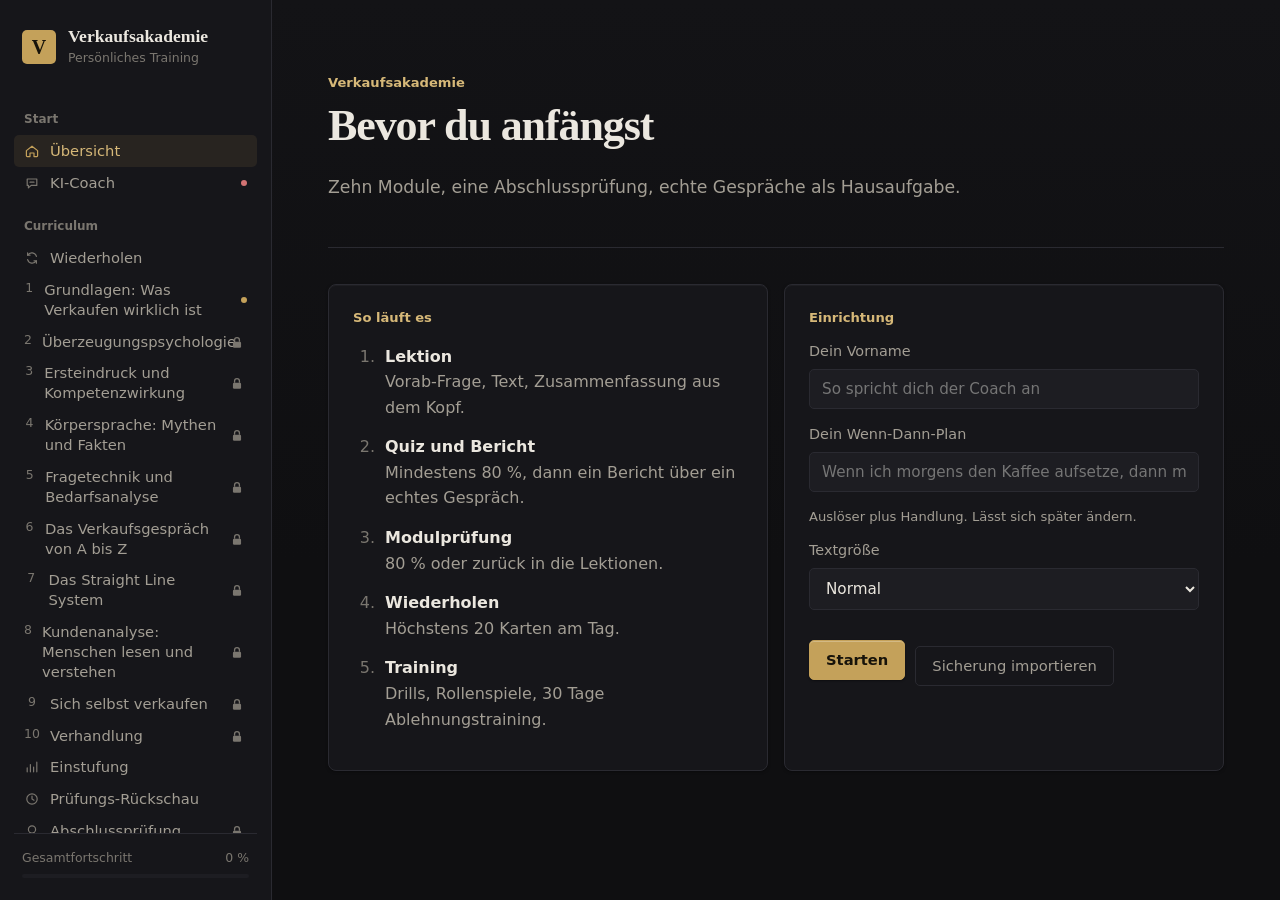
<file: index.html>
<!DOCTYPE html>
<html lang="de">
<head>
  <meta charset="UTF-8">
  <meta name="viewport" content="width=device-width, initial-scale=1.0">
  <meta http-equiv="Content-Security-Policy" content="default-src 'self'; script-src 'self'; connect-src 'self' https://api.anthropic.com https://*.supabase.co; style-src 'self' 'unsafe-inline' https://fonts.googleapis.com; font-src https://fonts.gstatic.com; img-src 'self' data:; manifest-src 'self'; object-src 'none'; base-uri 'self'; form-action 'self'">
  <title>Verkaufsakademie</title>
  <meta name="description" content="Persönliche Lern- und Trainings-App für Verkauf, Verkaufspsychologie, Körpersprache, Selbstvermarktung und Kundenanalyse.">
  <link rel="preconnect" href="https://fonts.googleapis.com">
  <link rel="preconnect" href="https://fonts.gstatic.com" crossorigin>
  <link href="https://fonts.googleapis.com/css2?family=IBM+Plex+Sans:wght@300;400;500;600&family=Source+Serif+4:opsz,wght@8..60,600;8..60,700&display=swap" rel="stylesheet">
  <meta name="theme-color" content="#0f0f11">
  <link rel="manifest" href="manifest.json">
  <link rel="apple-touch-icon" href="icon.svg">
  <meta name="apple-mobile-web-app-capable" content="yes">
  <meta name="apple-mobile-web-app-status-bar-style" content="black-translucent">
  <link rel="stylesheet" href="css/style.css">
  <link rel="icon" href="icon.svg" type="image/svg+xml">
</head>
<body>
  <a class="skip-link" href="#main">Zum Inhalt springen</a>
  <div class="app">
    <aside class="sidebar" id="sidebar">
      <div class="brand" data-route="#/">
        <span class="brand-mark">V</span>
        <div>
          <div class="brand-name">Verkaufsakademie</div>
          <div class="brand-sub">Persönliches Training</div>
        </div>
      </div>
      <nav class="nav" id="nav"></nav>
      <div class="sidebar-footer">
        <div class="progress-mini">
          <div class="progress-mini-label"><span>Gesamtfortschritt</span><span id="total-pct">0 %</span></div>
          <div class="bar"><div class="bar-fill" id="total-bar"></div></div>
        </div>
      </div>
    </aside>
    <button class="menu-toggle" id="menu-toggle" aria-label="Menü" aria-expanded="false" aria-controls="sidebar"></button>
    <main class="main" id="main"></main>
  </div>
  <script defer src="js/data/kurse/00-index.js"></script>
  <script defer src="js/data/kurse/01-grundlagen.js"></script>
  <script defer src="js/data/kurse/02-psychologie.js"></script>
  <script defer src="js/data/kurse/03-wirkung.js"></script>
  <script defer src="js/data/kurse/04-koerpersprache.js"></script>
  <script defer src="js/data/kurse/05-fragetechnik.js"></script>
  <script defer src="js/data/kurse/06-gespraech.js"></script>
  <script defer src="js/data/kurse/07-straightline.js"></script>
  <script defer src="js/data/kurse/08-kundenanalyse.js"></script>
  <script defer src="js/data/kurse/09-selbstvermarktung.js"></script>
  <script defer src="js/data/kurse/10-verhandlung.js"></script>
  <script defer src="js/data/milliardaere.js"></script>
  <script defer src="js/data/uebungen.js"></script>
  <script defer src="js/data/checklisten.js"></script>
  <script defer src="js/data/koerpersprache.js"></script>
  <script defer src="js/data/kundenanalyse.js"></script>
  <script defer src="js/konto-config.js"></script>
  <script defer src="js/konto.js"></script>
  <script defer src="js/app.js"></script>
  <script defer src="js/coach.js"></script>
  <script defer src="js/sw-register.js"></script>
</body>
</html>
</file>
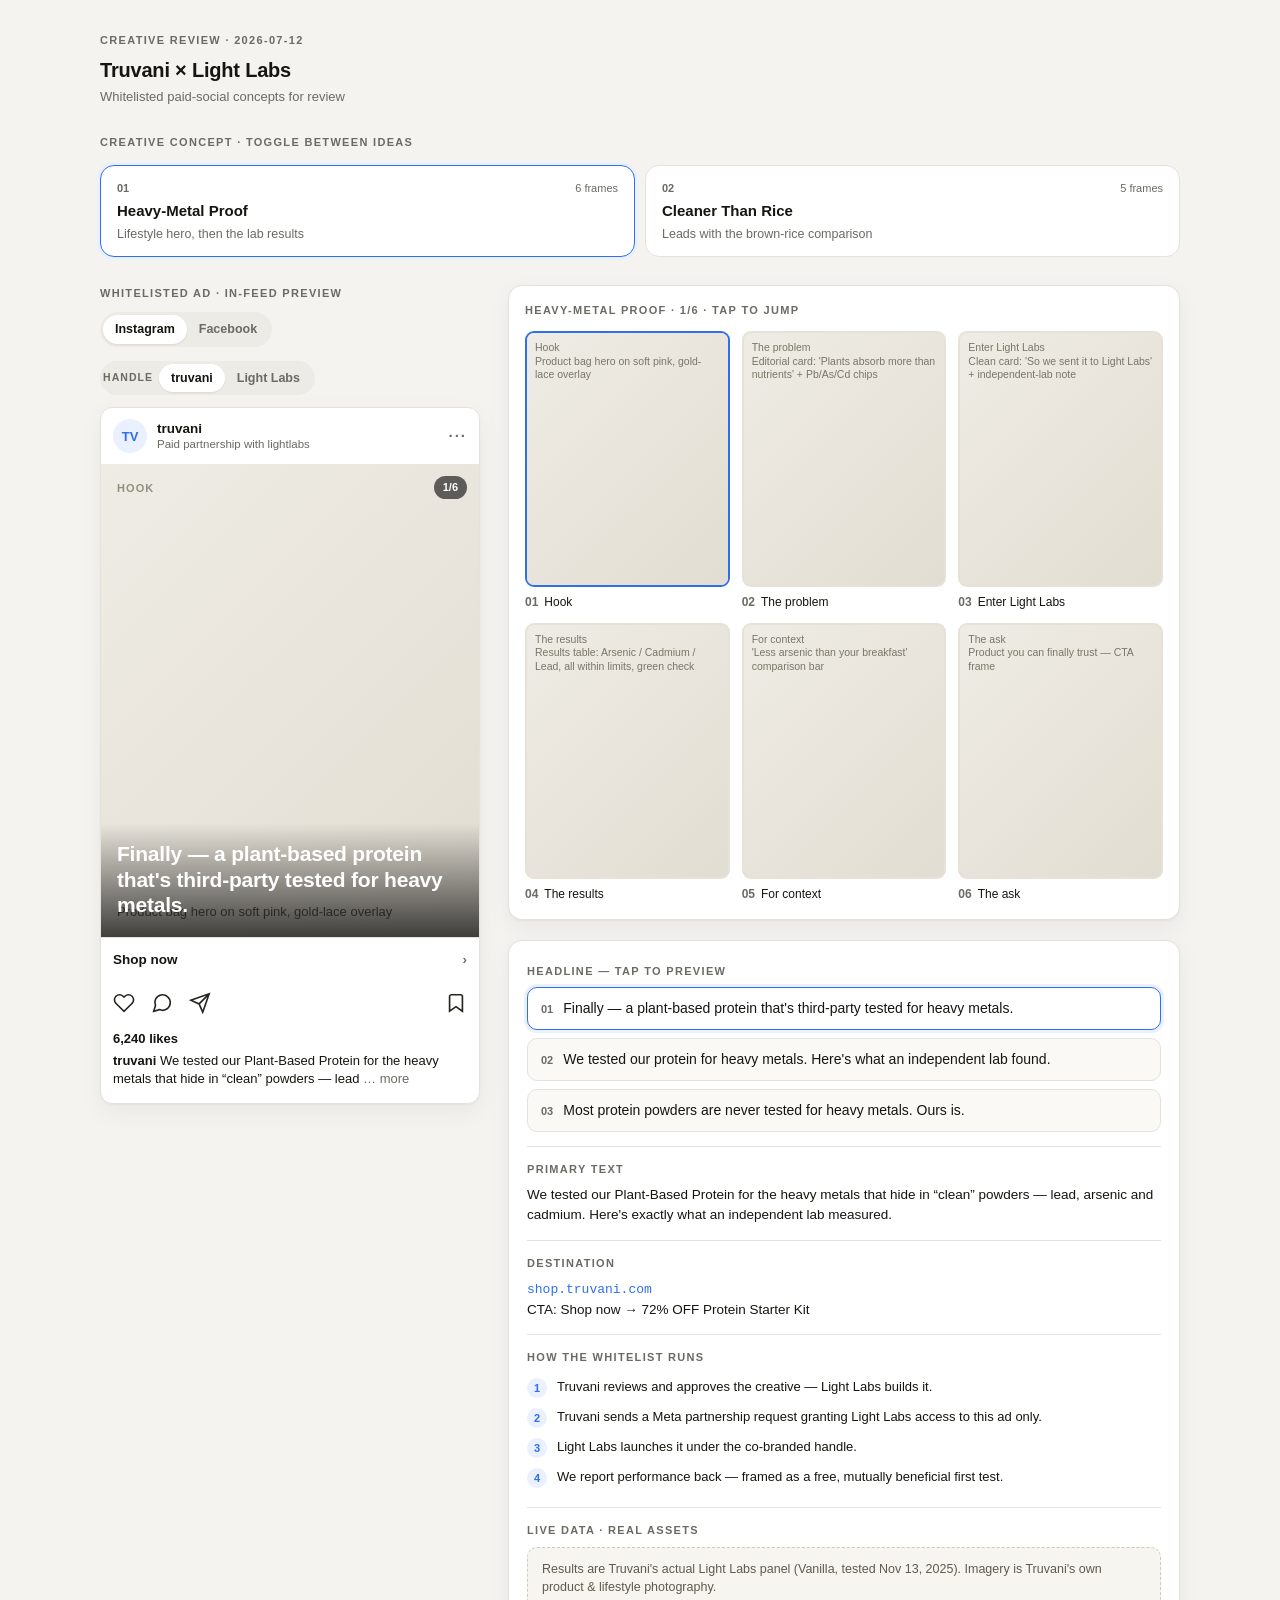
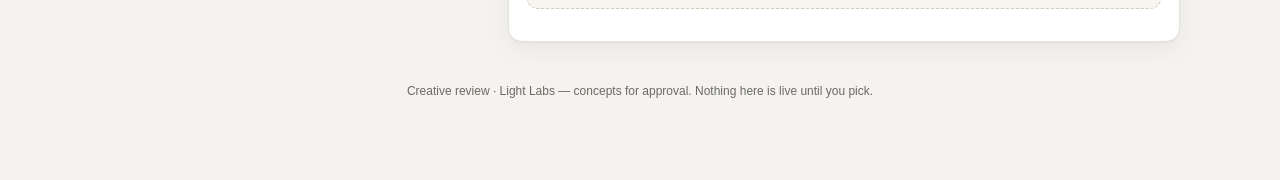
<file: .claude/skills/ad-creative/assets/creative-review-template.html>
<!DOCTYPE html>
<!--
  Creative Review Page — a shareable ad-creative approval artifact.

  HOW TO USE (agents): replace the JSON inside <script id="review-data"> below
  with the real project. Everything else renders from it. The file is
  self-contained — no build, no network, no dependencies. Open it in a browser,
  host it on any static host (Vercel/Netlify/GitHub Pages), or hand off the
  single .html file.

  THE DATA BLOCK IS JSON, NOT JAVASCRIPT:
    - double-quoted keys and strings, no comments, no trailing commas
    - it is inert data (parsed with JSON.parse), so a value can never execute
    - SECURITY: escape every literal "<" in your text values as \u003c so a
      value like "</script>" can never break out of the tag. All values are
      also HTML-escaped again at render time.

  DATA SHAPE — see references/creative-review-page.md for the annotated spec.
  Images: each frame's "image" may be a local path/file URL or a data URI.
  Remote and protocol-relative URLs are blocked; package images with the page.
  If omitted (or the file is missing), a placeholder shows the frame label +
  the image prompt — use this for concepts not yet rendered to image.
-->
<html lang="en">
<head>
<meta charset="utf-8" />
<meta name="viewport" content="width=device-width, initial-scale=1" />
<title>Creative Review</title>
<style>
  :root {
    --bg: #f4f3f0; --card: #ffffff; --ink: #16150f; --muted: #6b6a63;
    --line: #e4e2dc; --accent: #2f6fed; --accent-soft: #eaf0fe;
    --radius: 14px; --shadow: 0 1px 2px rgba(0,0,0,.04), 0 8px 24px rgba(0,0,0,.05);
  }
  * { box-sizing: border-box; }
  body { margin: 0; background: var(--bg); color: var(--ink);
    font: 15px/1.5 -apple-system, BlinkMacSystemFont, "Segoe UI", Roboto, Helvetica, Arial, sans-serif;
    -webkit-font-smoothing: antialiased; }
  .wrap { max-width: 1120px; margin: 0 auto; padding: 32px 20px 80px; }
  .eyebrow { font-size: 11px; font-weight: 700; letter-spacing: .12em; text-transform: uppercase; color: var(--muted); }
  a { color: var(--accent); }

  header.project { margin-bottom: 28px; }
  header.project h1 { font-size: 20px; margin: 6px 0 2px; letter-spacing: -.01em; }
  header.project .sub { color: var(--muted); font-size: 13px; }

  .concepts { display: grid; grid-template-columns: repeat(auto-fit, minmax(210px, 1fr)); gap: 10px; margin: 14px 0 28px; }
  .concept { text-align: left; background: var(--card); border: 1.5px solid var(--line); border-radius: var(--radius);
    padding: 14px 16px; cursor: pointer; transition: border-color .12s, box-shadow .12s; font: inherit; color: inherit; }
  .concept:hover { border-color: #cfcdc6; }
  .concept[aria-pressed="true"] { border-color: var(--accent); box-shadow: 0 0 0 3px var(--accent-soft); background: #fff; }
  .concept .row1 { display: flex; align-items: baseline; justify-content: space-between; gap: 8px; }
  .concept .num { font-size: 11px; font-weight: 700; color: var(--muted); }
  .concept .frames { font-size: 11px; color: var(--muted); }
  .concept .name { font-weight: 650; font-size: 15px; margin: 4px 0 3px; }
  .concept .tag { font-size: 12.5px; color: var(--muted); line-height: 1.35; }

  .grid { display: grid; grid-template-columns: minmax(0, 380px) minmax(0, 1fr); gap: 28px; align-items: start; }
  @media (max-width: 860px) { .grid { grid-template-columns: 1fr; } }
  .col-label { margin-bottom: 10px; }

  .toggles { display: flex; flex-wrap: wrap; gap: 14px; margin-bottom: 12px; }
  .seg { display: inline-flex; background: #ecebe6; border-radius: 999px; padding: 3px; }
  .seg button { border: 0; background: transparent; font: inherit; font-size: 12.5px; font-weight: 600; color: var(--muted);
    padding: 5px 12px; border-radius: 999px; cursor: pointer; }
  .seg button[aria-pressed="true"] { background: #fff; color: var(--ink); box-shadow: 0 1px 2px rgba(0,0,0,.08); }
  .seg .lbl { align-self: center; font-size: 10.5px; font-weight: 700; letter-spacing: .1em; text-transform: uppercase; color: var(--muted); margin-right: 6px; }

  .post { background: var(--card); border: 1px solid var(--line); border-radius: 12px; overflow: hidden; box-shadow: var(--shadow); }
  .post .top { display: flex; align-items: center; gap: 10px; padding: 11px 12px; }
  .post .avatar { width: 34px; height: 34px; border-radius: 50%; background: var(--accent-soft); color: var(--accent);
    display: grid; place-items: center; font-weight: 700; font-size: 13px; overflow: hidden; flex: none; }
  .post .avatar img { width: 100%; height: 100%; object-fit: cover; }
  .post .who { line-height: 1.2; }
  .post .who .name { font-weight: 650; font-size: 13.5px; }
  .post .who .partner { font-size: 11.5px; color: var(--muted); }
  .post .dots { margin-left: auto; color: var(--muted); font-weight: 700; letter-spacing: 2px; }
  .frame { position: relative; aspect-ratio: 4/5; background: #ded9d0; display: grid; }
  .frame img { width: 100%; height: 100%; object-fit: cover; grid-area: 1/1; z-index: 1; }
  .frame .ph { grid-area: 1/1; display: flex; flex-direction: column; justify-content: space-between; padding: 16px;
    background: linear-gradient(135deg,#efece5,#e2ddd2); }
  .frame .ph .plabel { font-size: 11px; font-weight: 700; letter-spacing: .1em; text-transform: uppercase; color: #948e80; }
  .frame .ph .pprompt { font-size: 13px; color: #5f5a4e; line-height: 1.4; }
  .frame .badge { position: absolute; top: 12px; left: 12px; z-index: 2; background: rgba(255,255,255,.92);
    font-size: 11.5px; font-weight: 600; padding: 5px 10px; border-radius: 999px; display: flex; align-items: center; gap: 5px; }
  .frame .counter { position: absolute; top: 12px; right: 12px; z-index: 2; background: rgba(0,0,0,.6); color: #fff; font-size: 11px;
    font-weight: 600; padding: 3px 9px; border-radius: 999px; }
  .frame .headline { position: absolute; left: 0; right: 0; bottom: 0; z-index: 2; padding: 18px 16px 20px; color: #fff;
    font-size: 21px; font-weight: 700; line-height: 1.2; letter-spacing: -.01em;
    background: linear-gradient(to top, rgba(0,0,0,.72), rgba(0,0,0,0)); }
  .frame .headline.light { color: var(--ink); background: linear-gradient(to top, rgba(255,255,255,.85), rgba(255,255,255,0)); }

  /* Instagram chrome */
  .ig-cta { display: flex; align-items: center; justify-content: space-between; padding: 12px; border-top: 1px solid var(--line);
    font-weight: 600; font-size: 13.5px; }
  .ig-cta .chev { color: var(--muted); }
  .ig-actions { display: flex; gap: 16px; padding: 10px 12px 2px; color: #26251f; }
  .ig-actions svg { width: 22px; height: 22px; }
  .ig-actions .save { margin-left: auto; }
  .likes { padding: 6px 12px 2px; font-weight: 650; font-size: 13px; }
  .caption { padding: 2px 12px 14px; font-size: 13px; line-height: 1.4; }
  .caption .h { font-weight: 650; }
  .caption .more { color: var(--muted); }

  /* Facebook chrome — link card below image + text actions */
  .fb-card { display: flex; align-items: center; gap: 12px; padding: 12px; background: #f3f4f6; border-top: 1px solid var(--line); }
  .fb-card .meta { min-width: 0; flex: 1; }
  .fb-card .dom { font-size: 11px; letter-spacing: .04em; text-transform: uppercase; color: var(--muted); }
  .fb-card .hl { font-size: 14px; font-weight: 650; line-height: 1.25; margin-top: 2px; overflow: hidden; }
  .fb-card .btn { flex: none; background: #e4e6eb; color: #050505; font-weight: 650; font-size: 12.5px; padding: 8px 14px; border-radius: 7px; }
  .fb-actions { display: flex; padding: 4px 12px; border-top: 1px solid var(--line); }
  .fb-actions span { flex: 1; text-align: center; padding: 8px 0; font-size: 13px; font-weight: 600; color: var(--muted); }

  .board { background: var(--card); border: 1px solid var(--line); border-radius: var(--radius); padding: 16px; box-shadow: var(--shadow); margin-bottom: 20px; }
  .board .frames-grid { display: grid; grid-template-columns: repeat(3, 1fr); gap: 12px; margin-top: 12px; }
  @media (max-width: 480px) { .board .frames-grid { grid-template-columns: repeat(2, 1fr); } }
  .thumb { border: 0; background: transparent; padding: 0; cursor: pointer; text-align: left; font: inherit; color: inherit; }
  .thumb .box { aspect-ratio: 4/5; border-radius: 9px; overflow: hidden; border: 2px solid transparent; background: #e7e2d8;
    display: grid; transition: border-color .12s; }
  .thumb[aria-current="true"] .box { border-color: var(--accent); }
  .thumb .box img { width: 100%; height: 100%; object-fit: cover; grid-area: 1/1; z-index: 1; }
  .thumb .box .mini { grid-area: 1/1; padding: 8px; font-size: 10.5px; color: #7a7566; line-height: 1.3;
    background: linear-gradient(135deg,#efece5,#e2ddd2); overflow: hidden; }
  .thumb .cap { margin-top: 6px; font-size: 12px; }
  .thumb .cap .n { color: var(--muted); font-weight: 700; margin-right: 6px; }

  .copy { background: var(--card); border: 1px solid var(--line); border-radius: var(--radius); padding: 18px; box-shadow: var(--shadow); }
  .copy .block { padding: 14px 0; border-top: 1px solid var(--line); }
  .copy .block:first-of-type { border-top: 0; padding-top: 4px; }
  .headline-opt { display: flex; gap: 10px; align-items: flex-start; width: 100%; text-align: left; font: inherit; color: inherit;
    background: #faf9f6; border: 1.5px solid var(--line); border-radius: 10px; padding: 11px 13px; cursor: pointer; margin-top: 8px; }
  .headline-opt[aria-pressed="true"] { border-color: var(--accent); background: #fff; box-shadow: 0 0 0 3px var(--accent-soft); }
  .headline-opt .n { font-size: 11px; font-weight: 700; color: var(--muted); margin-top: 2px; }
  .headline-opt .t { font-size: 14px; line-height: 1.35; }
  .kv { font-size: 13.5px; line-height: 1.5; }
  .kv .dest { color: var(--accent); font-family: ui-monospace, SFMono-Regular, Menlo, monospace; font-size: 13px; }
  .steps { margin: 8px 0 0; padding: 0; list-style: none; }
  .steps li { display: flex; gap: 10px; padding: 5px 0; font-size: 13px; line-height: 1.4; }
  .steps li .i { flex: none; width: 20px; height: 20px; border-radius: 50%; background: var(--accent-soft); color: var(--accent);
    display: grid; place-items: center; font-size: 11px; font-weight: 700; }
  .grounding { background: #f6f5ef; border: 1px dashed #cfcabb; border-radius: 10px; padding: 12px 14px; font-size: 12.5px; color: #5f5a4e; line-height: 1.45; margin-top: 8px; }
  .err { background: #fbeaea; border: 1px solid #e6b7b7; color: #8a2b2b; border-radius: 10px; padding: 14px 16px; font-size: 13px; }
  footer { margin-top: 40px; text-align: center; font-size: 12px; color: var(--muted); }
</style>
</head>
<body>

<!-- DATA — replace this JSON with your project (see the comment at the top of the file). -->
<script type="application/json" id="review-data">
{
  "project": {
    "brand": "Truvani",
    "agency": "Light Labs",
    "date": "2026-07-12",
    "note": "Whitelisted paid-social concepts for review"
  },
  "platforms": ["instagram", "facebook"],
  "concepts": [
    {
      "name": "Heavy-Metal Proof",
      "tagline": "Lifestyle hero, then the lab results",
      "handles": [
        { "name": "truvani", "partner": "Paid partnership with lightlabs", "initials": "TV" },
        { "name": "Light Labs", "partner": "Paid partnership with truvani", "initials": "LL" }
      ],
      "frames": [
        { "label": "Hook", "prompt": "Product bag hero on soft pink, gold-lace overlay", "headline": "Finally — a plant-based protein that's third-party tested for heavy metals.", "headlineTheme": "dark" },
        { "label": "The problem", "prompt": "Editorial card: 'Plants absorb more than nutrients' + Pb/As/Cd chips" },
        { "label": "Enter Light Labs", "prompt": "Clean card: 'So we sent it to Light Labs' + independent-lab note" },
        { "label": "The results", "prompt": "Results table: Arsenic / Cadmium / Lead, all within limits, green check" },
        { "label": "For context", "prompt": "'Less arsenic than your breakfast' comparison bar" },
        { "label": "The ask", "prompt": "Product you can finally trust — CTA frame", "headline": "Protein you can finally trust." }
      ],
      "headlines": [
        "Finally — a plant-based protein that's third-party tested for heavy metals.",
        "We tested our protein for heavy metals. Here's what an independent lab found.",
        "Most protein powders are never tested for heavy metals. Ours is."
      ],
      "likes": "6,240",
      "primaryText": "We tested our Plant-Based Protein for the heavy metals that hide in “clean” powders — lead, arsenic and cadmium. Here's exactly what an independent lab measured.",
      "destination": { "url": "shop.truvani.com", "cta": "Shop now", "offer": "72% OFF Protein Starter Kit" },
      "rollout": {
        "title": "How the whitelist runs",
        "steps": [
          "Truvani reviews and approves the creative — Light Labs builds it.",
          "Truvani sends a Meta partnership request granting Light Labs access to this ad only.",
          "Light Labs launches it under the co-branded handle.",
          "We report performance back — framed as a free, mutually beneficial first test."
        ]
      },
      "grounding": "Results are Truvani's actual Light Labs panel (Vanilla, tested Nov 13, 2025). Imagery is Truvani's own product & lifestyle photography."
    },
    {
      "name": "Cleaner Than Rice",
      "tagline": "Leads with the brown-rice comparison",
      "frames": [
        { "label": "Hook", "prompt": "Split visual: brown rice vs protein scoop", "headline": "Your “clean” brown rice protein? Test it.", "headlineTheme": "dark" },
        { "label": "The claim", "prompt": "Stat card comparing arsenic levels" },
        { "label": "The proof", "prompt": "Light Labs results table" },
        { "label": "The context", "prompt": "What the numbers mean, plainly" },
        { "label": "The ask", "prompt": "Starter-kit offer frame", "headline": "Trust the label. Then trust the test." }
      ],
      "headlines": [
        "Your “clean” brown rice protein? Test it.",
        "Brown rice protein is often the worst offender for arsenic. We checked ours.",
        "“Plant-based” doesn't mean “clean.” We have the lab panel to prove ours is."
      ],
      "primaryText": "Brown-rice protein is one of the most common sources of dietary arsenic. So we sent ours to an independent lab. Here's the panel.",
      "destination": { "url": "shop.truvani.com", "cta": "Shop now", "offer": "72% OFF Protein Starter Kit" },
      "grounding": "Comparison figures are from Truvani's Light Labs panel and published dietary-arsenic ranges. No competitor is named."
    }
  ]
}
</script>

<div class="wrap">
  <header class="project" id="project"></header>
  <div class="eyebrow">Creative concept · toggle between ideas</div>
  <div class="concepts" id="concepts"></div>
  <div class="grid">
    <section>
      <div class="eyebrow col-label" id="preview-label">In-feed preview</div>
      <div class="toggles" id="toggles"></div>
      <div class="post" id="post"></div>
    </section>
    <section>
      <div class="board">
        <div class="eyebrow" id="board-label">Storyboard · tap to jump</div>
        <div class="frames-grid" id="frames-grid"></div>
      </div>
      <div class="copy" id="copy"></div>
    </section>
  </div>
  <footer id="footer"></footer>
</div>

<script>
/* ============================================================================
   RENDER — generic; no need to edit when swapping the DATA JSON above.
   ========================================================================== */
const esc = (s) => String(s == null ? "" : s).replace(/[&<>"']/g, c => (
  { "&": "&amp;", "<": "&lt;", ">": "&gt;", '"': "&quot;", "'": "&#39;" }[c]));
const PLATFORMS = { instagram: "Instagram", facebook: "Facebook" };

let DATA;
try {
  DATA = JSON.parse(document.getElementById("review-data").textContent);
} catch (e) {
  document.querySelector(".wrap").innerHTML =
    '<div class="err"><b>Couldn\'t read the review data.</b><br/>The <code>#review-data</code> block must be valid JSON — double-quoted keys and strings, no comments, no trailing commas. Parser said: ' + esc(e.message) + '</div>';
  throw e;
}

function invalid(msg) {
  document.querySelector(".wrap").innerHTML =
    '<div class="err"><b>The review data is missing something.</b><br/>' + esc(msg) + '</div>';
  throw new Error(msg);
}
if (!DATA || !Array.isArray(DATA.concepts) || !DATA.concepts.length)
  invalid('"concepts" must be a non-empty array.');
DATA.concepts.forEach((c, i) => {
  if (!c || typeof c !== "object") invalid(`concepts[${i}] must be an object.`);
  if (!Array.isArray(c.frames) || !c.frames.length) invalid(`concepts[${i}].frames must be a non-empty array.`);
});

const state = { concept: 0, frame: 0, platform: null, handle: 0, headline: 0 };
const concept = () => DATA.concepts[state.concept];

// platforms restricted to the ones we can render; default to first valid
const platformList = () => (DATA.platforms || ["instagram"]).filter(p => PLATFORMS[p]);
state.platform = platformList()[0] || "instagram";

const heart = '<svg viewBox="0 0 24 24" fill="none" stroke="currentColor" stroke-width="1.8"><path d="M20.8 4.6a5.5 5.5 0 0 0-7.8 0L12 5.6l-1-1a5.5 5.5 0 1 0-7.8 7.8l1 1L12 21l7.8-7.6 1-1a5.5 5.5 0 0 0 0-7.8z"/></svg>';
const comment = '<svg viewBox="0 0 24 24" fill="none" stroke="currentColor" stroke-width="1.8"><path d="M21 11.5a8.4 8.4 0 0 1-11.8 7.7L3 21l1.9-6.2A8.4 8.4 0 1 1 21 11.5z"/></svg>';
const share = '<svg viewBox="0 0 24 24" fill="none" stroke="currentColor" stroke-width="1.8"><path d="M22 2 11 13M22 2l-7 20-4-9-9-4 20-7z"/></svg>';
const bookmark = '<svg viewBox="0 0 24 24" fill="none" stroke="currentColor" stroke-width="1.8"><path d="M19 21l-7-5-7 5V5a2 2 0 0 1 2-2h10a2 2 0 0 1 2 2z"/></svg>';

function renderProject() {
  const p = DATA.project || {};
  const line = [p.brand, p.agency && `× ${p.agency}`].filter(Boolean).join(" ");
  document.getElementById("project").innerHTML =
    `<div class="eyebrow">Creative review${p.date ? " · " + esc(p.date) : ""}</div>
     <h1>${esc(line || "Ad creative")}</h1>${p.note ? `<div class="sub">${esc(p.note)}</div>` : ""}`;
  document.getElementById("footer").innerHTML =
    `Creative review${p.agency ? " · " + esc(p.agency) : ""} — concepts for approval. Nothing here is live until you pick.`;
}

function renderConcepts() {
  document.getElementById("concepts").innerHTML = DATA.concepts.map((c, i) => `
    <button class="concept" aria-pressed="${i === state.concept}" data-i="${i}">
      <div class="row1"><span class="num">${String(i + 1).padStart(2, "0")}</span>
        <span class="frames">${c.frames.length} frame${c.frames.length === 1 ? "" : "s"}</span></div>
      <div class="name">${esc(c.name)}</div>
      <div class="tag">${esc(c.tagline || "")}</div>
    </button>`).join("");
  document.querySelectorAll(".concept").forEach(b =>
    b.onclick = () => { state.concept = +b.dataset.i; state.frame = 0; state.handle = 0; state.headline = 0; renderAll(); });
}

function handles() {
  return concept().handles || [{
    name: DATA.project?.brand || "brand",
    partner: DATA.project?.agency ? "Paid partnership with " + DATA.project.agency.toLowerCase() : "Sponsored",
    initials: (DATA.project?.brand || "AD").slice(0, 2).toUpperCase()
  }];
}

function renderToggles() {
  const plats = platformList(), hs = handles();
  let html = "";
  if (plats.length > 1) {
    html += `<div class="seg" role="group">${plats.map(p =>
      `<button data-plat="${esc(p)}" aria-pressed="${p === state.platform}">${esc(PLATFORMS[p])}</button>`).join("")}</div>`;
  }
  if (hs.length > 1) {
    html += `<div class="seg" role="group"><span class="lbl">Handle</span>${hs.map((h, i) =>
      `<button data-handle="${i}" aria-pressed="${i === state.handle}">${esc(h.name)}</button>`).join("")}</div>`;
  }
  const el = document.getElementById("toggles");
  el.innerHTML = html;
  el.querySelectorAll("[data-plat]").forEach(b => b.onclick = () => { state.platform = b.dataset.plat; renderToggles(); renderPost(); });
  el.querySelectorAll("[data-handle]").forEach(b => b.onclick = () => { state.handle = +b.dataset.handle; renderToggles(); renderPost(); });
  document.getElementById("preview-label").textContent = (hs.length > 1 ? "Whitelisted ad · " : "") + "In-feed preview";
}

// Classify with the browser URL parser; tabs/newlines and backslashes can hide a remote URL.
function localImageSource(value) {
  if (typeof value !== "string") return "";
  const syntax = value.replace(/[\t\n\r]/g, "").replace(/\\/g, "/")
    .replace(/^[\u0000-\u0020]+|[\u0000-\u0020]+$/g, "");
  if (/^\/\//.test(syntax)) return "";
  try {
    const base = new URL(document.baseURI);
    const image = new URL(value, base);
    if (image.protocol === "data:" || (image.protocol === "file:" && !image.host)) return value;
    // Hosted relative assets stay on the review page's origin; absolute network URLs stay blocked.
    if (!/^[a-z][a-z0-9+.-]*:/i.test(syntax) && image.origin === base.origin) return value;
  } catch (_) { /* An invalid source falls back to the placeholder. */ }
  return "";
}

// placeholder underneath + image on top; a missing/broken image removes itself → placeholder shows
function frameVisual(f, phCls) {
  const ph = `<div class="${phCls}"><div class="plabel">${esc(f.label)}</div><div class="pprompt">${esc(f.prompt || "")}</div></div>`;
  // Only local/relative or data: image sources — block remote URLs so the page stays offline and cannot beacon on open.
  const localImg = localImageSource(f.image);
  const img = localImg ? `<img src="${esc(localImg)}" alt="${esc(f.label)}" onerror="this.remove()" />` : "";
  return ph + img;
}

function frameHTML(c, f) {
  const total = c.frames.length;
  const headlineText = state.frame === 0 ? (c.headlines?.[state.headline] || f.headline || "") : (f.headline || "");
  const theme = f.headlineTheme === "light" ? " light" : "";
  return `<div class="frame">
      ${frameVisual(f, "ph")}
      <span class="counter">${state.frame + 1}/${total}</span>
      ${headlineText ? `<div class="headline${theme}">${esc(headlineText)}</div>` : ""}
    </div>`;
}

function renderPost() {
  const c = concept(), f = c.frames[state.frame], h = handles()[state.handle] || handles()[0];
  const dest = c.destination || {};
  const top = `<div class="top">
      <div class="avatar">${h.initials ? esc(h.initials) : ""}</div>
      <div class="who"><div class="name">${esc(h.name)}</div><div class="partner">${esc(h.partner || "Sponsored")}</div></div>
      <div class="dots">···</div>
    </div>`;

  let chrome;
  if (state.platform === "facebook") {
    const domain = dest.url ? esc(dest.url) : "";
    const hl = c.headlines?.[state.headline] || f.headline || dest.offer || "";
    chrome = `<div class="fb-card">
        <div class="meta"><div class="dom">${domain}</div><div class="hl">${esc(hl)}</div></div>
        ${dest.cta ? `<div class="btn">${esc(dest.cta)}</div>` : ""}
      </div>
      <div class="fb-actions"><span>Like</span><span>Comment</span><span>Share</span></div>`;
  } else {
    chrome = `<div class="ig-cta"><span>${esc(dest.cta || "Learn more")}</span><span class="chev">›</span></div>
      <div class="ig-actions">${heart}${comment}${share}<span class="save">${bookmark}</span></div>
      ${c.likes ? `<div class="likes">${esc(c.likes)} likes</div>` : ""}
      <div class="caption"><span class="h">${esc(h.name)}</span> ${esc((c.primaryText || "").slice(0, 90))}<span class="more"> … more</span></div>`;
  }

  document.getElementById("post").innerHTML = top + frameHTML(c, f) + chrome;
  document.getElementById("board-label").textContent = `${c.name} · ${state.frame + 1}/${c.frames.length} · tap to jump`;
}

function renderBoard() {
  const c = concept();
  document.getElementById("frames-grid").innerHTML = c.frames.map((f, i) => `
    <button class="thumb" aria-current="${i === state.frame}" data-i="${i}">
      <div class="box">${frameVisual(f, "mini")}</div>
      <div class="cap"><span class="n">${String(i + 1).padStart(2, "0")}</span>${esc(f.label)}</div>
    </button>`).join("");
  document.querySelectorAll(".thumb").forEach(b =>
    b.onclick = () => { state.frame = +b.dataset.i; renderPost(); renderBoard(); });
}

function renderCopy() {
  const c = concept(), dest = c.destination || {};
  let html = "";
  if (c.headlines?.length) {
    html += `<div class="block"><div class="eyebrow">Headline — tap to preview</div>${c.headlines.map((h, i) =>
      `<button class="headline-opt" aria-pressed="${i === state.headline}" data-i="${i}">
        <span class="n">${String(i + 1).padStart(2, "0")}</span><span class="t">${esc(h)}</span></button>`).join("")}</div>`;
  }
  if (c.primaryText) html += `<div class="block"><div class="eyebrow">Primary text</div><div class="kv" style="margin-top:8px">${esc(c.primaryText)}</div></div>`;
  if (dest.url || dest.cta) {
    html += `<div class="block"><div class="eyebrow">Destination</div><div class="kv" style="margin-top:8px">
      ${dest.url ? `<span class="dest">${esc(dest.url)}</span><br/>` : ""}
      ${dest.cta ? `CTA: ${esc(dest.cta)}` : ""}${dest.offer ? ` → ${esc(dest.offer)}` : ""}</div></div>`;
  }
  if (c.rollout?.steps?.length) {
    html += `<div class="block"><div class="eyebrow">${esc(c.rollout.title || "How it runs")}</div>
      <ol class="steps">${c.rollout.steps.map((s, i) => `<li><span class="i">${i + 1}</span><span>${esc(s)}</span></li>`).join("")}</ol></div>`;
  }
  if (c.grounding) html += `<div class="block"><div class="eyebrow">Live data · real assets</div><div class="grounding">${esc(c.grounding)}</div></div>`;
  const el = document.getElementById("copy");
  el.innerHTML = html;
  el.querySelectorAll(".headline-opt").forEach(b =>
    b.onclick = () => { state.headline = +b.dataset.i; state.frame = 0; renderPost(); renderBoard(); renderCopy(); });
}

function renderAll() { renderConcepts(); renderToggles(); renderPost(); renderBoard(); renderCopy(); }
renderProject();
renderAll();
</script>
</body>
</html>
</file>
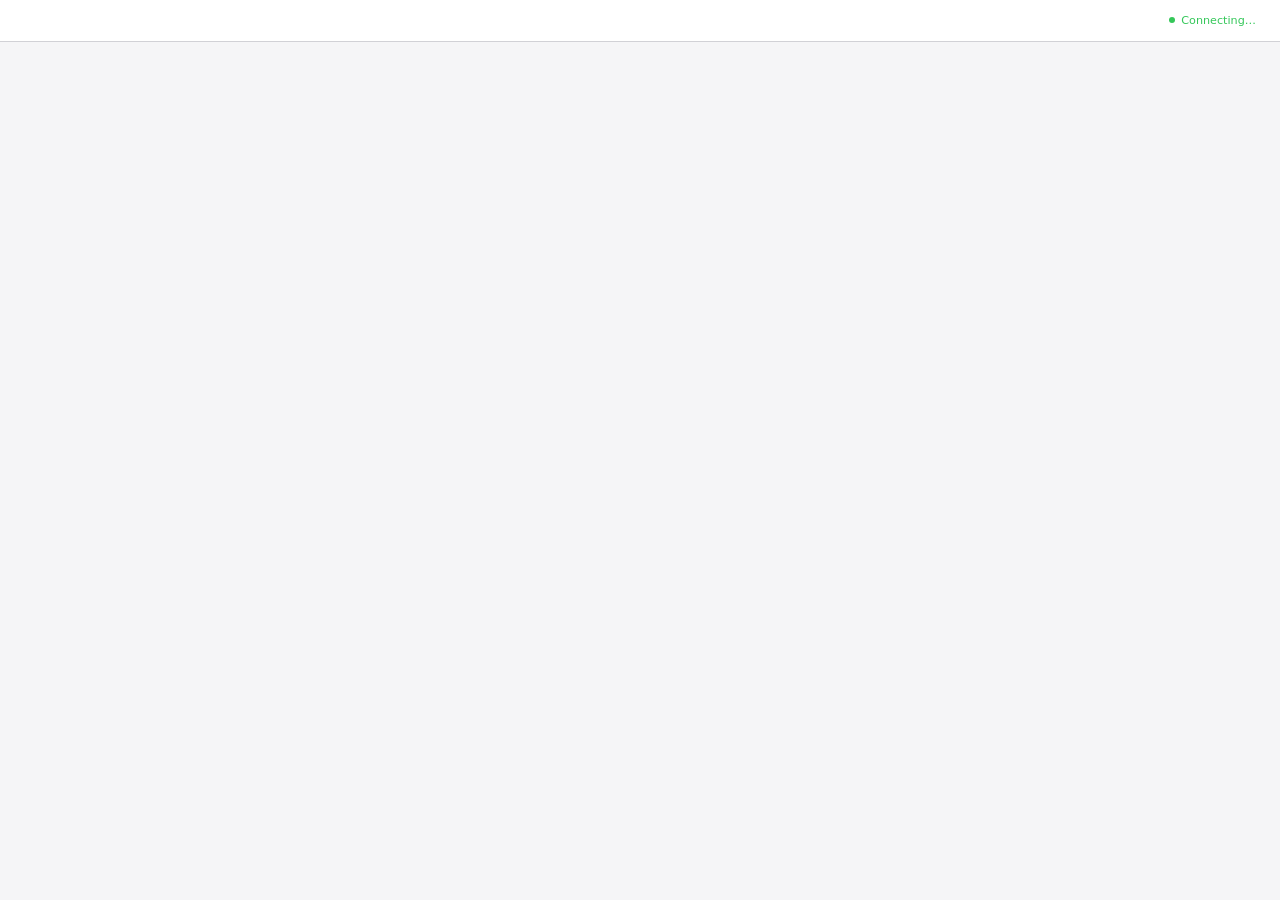
<file: .claude/skills/brainstorming/scripts/frame-template.html>
<!DOCTYPE html>
<html>
<head>
  <meta charset="utf-8">
  <title>Superpowers Brainstorming</title>
  <style>
    /*
     * BRAINSTORM COMPANION FRAME TEMPLATE
     *
     * This template provides a consistent frame with:
     * - OS-aware light/dark theming
     * - Header branding and connection status
     * - Scrollable main content area
     * - CSS helpers for common UI patterns
     *
     * Content is injected via placeholder comment in #frame-content.
     */

    * { box-sizing: border-box; margin: 0; padding: 0; }
    html, body { height: 100%; overflow: hidden; }

    /* ===== THEME VARIABLES ===== */
    :root {
      --bg-primary: #f5f5f7;
      --bg-secondary: #ffffff;
      --bg-tertiary: #e5e5e7;
      --border: #d1d1d6;
      --text-primary: #1d1d1f;
      --text-secondary: #86868b;
      --text-tertiary: #aeaeb2;
      --accent: #0071e3;
      --accent-hover: #0077ed;
      --success: #34c759;
      --warning: #ff9f0a;
      --error: #ff3b30;
      --selected-bg: #e8f4fd;
      --selected-border: #0071e3;
    }

    @media (prefers-color-scheme: dark) {
      :root {
        --bg-primary: #1d1d1f;
        --bg-secondary: #2d2d2f;
        --bg-tertiary: #3d3d3f;
        --border: #424245;
        --text-primary: #f5f5f7;
        --text-secondary: #86868b;
        --text-tertiary: #636366;
        --accent: #0a84ff;
        --accent-hover: #409cff;
        --selected-bg: rgba(10, 132, 255, 0.15);
        --selected-border: #0a84ff;
      }
    }

    body {
      font-family: system-ui, -apple-system, BlinkMacSystemFont, sans-serif;
      background: var(--bg-primary);
      color: var(--text-primary);
      display: flex;
      flex-direction: column;
      line-height: 1.5;
    }

    /* ===== FRAME STRUCTURE ===== */
    .brand { display: flex; align-items: center; min-width: 0; overflow: hidden; color: var(--text-secondary); line-height: 1; }
    .brand a { color: inherit; text-decoration: none; display: flex; align-items: center; gap: 0.5rem; min-width: 0; max-width: 100%; line-height: 1; }
    .brand-copy { display: block; min-width: 0; overflow: hidden; text-overflow: ellipsis; white-space: nowrap; line-height: 1; transform: translateY(-1px); }
    .brand-logo { display: block; height: 1em; width: auto; max-width: 180px; flex-shrink: 0; filter: invert(1); }
    @media (prefers-color-scheme: dark) {
      .brand-logo { filter: none; }
    }
    .status { font-size: 0.7rem; color: var(--status-color, var(--success)); display: flex; align-items: center; gap: 0.4rem; justify-self: end; white-space: nowrap; line-height: 1; }
    .status::before { content: ''; width: 6px; height: 6px; background: var(--status-color, var(--success)); border-radius: 50%; }

    .main { flex: 1; overflow-y: auto; }
    #frame-content { padding: 2rem; min-height: 100%; }

    .header {
      background: var(--bg-secondary);
      border-bottom: 1px solid var(--border);
      padding: 0.5rem 1.5rem;
      flex-shrink: 0;
      display: grid;
      grid-template-columns: minmax(0, 1fr) auto;
      align-items: center;
      gap: 1rem;
      min-height: 42px;
    }
    .header .brand { justify-self: start; width: 100%; font-size: 0.75rem; line-height: 1; }
    .header .status { grid-column: 2; line-height: 1; }
    .header span {
      font-size: 0.75rem;
      color: var(--text-secondary);
    }
    .header .selected-text {
      color: var(--accent);
      font-weight: 500;
    }

    /* ===== TYPOGRAPHY ===== */
    h2 { font-size: 1.5rem; font-weight: 600; margin-bottom: 0.5rem; }
    h3 { font-size: 1.1rem; font-weight: 600; margin-bottom: 0.25rem; }
    .subtitle { color: var(--text-secondary); margin-bottom: 1.5rem; }
    .section { margin-bottom: 2rem; }
    .label { font-size: 0.7rem; color: var(--text-secondary); text-transform: uppercase; letter-spacing: 0.05em; margin-bottom: 0.5rem; }

    /* ===== OPTIONS (for A/B/C choices) ===== */
    .options { display: flex; flex-direction: column; gap: 0.75rem; }
    .option {
      background: var(--bg-secondary);
      border: 2px solid var(--border);
      border-radius: 12px;
      padding: 1rem 1.25rem;
      cursor: pointer;
      transition: all 0.15s ease;
      display: flex;
      align-items: flex-start;
      gap: 1rem;
    }
    .option:hover { border-color: var(--accent); }
    .option.selected { background: var(--selected-bg); border-color: var(--selected-border); }
    .option .letter {
      background: var(--bg-tertiary);
      color: var(--text-secondary);
      width: 1.75rem; height: 1.75rem;
      border-radius: 6px;
      display: flex; align-items: center; justify-content: center;
      font-weight: 600; font-size: 0.85rem; flex-shrink: 0;
    }
    .option.selected .letter { background: var(--accent); color: white; }
    .option .content { flex: 1; }
    .option .content h3 { font-size: 0.95rem; margin-bottom: 0.15rem; }
    .option .content p { color: var(--text-secondary); font-size: 0.85rem; margin: 0; }

    /* ===== CARDS (for showing designs/mockups) ===== */
    .cards { display: grid; grid-template-columns: repeat(auto-fit, minmax(280px, 1fr)); gap: 1rem; }
    .card {
      background: var(--bg-secondary);
      border: 1px solid var(--border);
      border-radius: 12px;
      overflow: hidden;
      cursor: pointer;
      transition: all 0.15s ease;
    }
    .card:hover { border-color: var(--accent); transform: translateY(-2px); box-shadow: 0 4px 12px rgba(0,0,0,0.1); }
    .card.selected { border-color: var(--selected-border); border-width: 2px; }
    .card-image { background: var(--bg-tertiary); aspect-ratio: 16/10; display: flex; align-items: center; justify-content: center; }
    .card-body { padding: 1rem; }
    .card-body h3 { margin-bottom: 0.25rem; }
    .card-body p { color: var(--text-secondary); font-size: 0.85rem; }

    /* ===== MOCKUP CONTAINER ===== */
    .mockup {
      background: var(--bg-secondary);
      border: 1px solid var(--border);
      border-radius: 12px;
      overflow: hidden;
      margin-bottom: 1.5rem;
    }
    .mockup-header {
      background: var(--bg-tertiary);
      padding: 0.5rem 1rem;
      font-size: 0.75rem;
      color: var(--text-secondary);
      border-bottom: 1px solid var(--border);
    }
    .mockup-body { padding: 1.5rem; }

    /* ===== SPLIT VIEW (side-by-side comparison) ===== */
    .split { display: grid; grid-template-columns: 1fr 1fr; gap: 1.5rem; }
    @media (max-width: 700px) { .split { grid-template-columns: 1fr; } }

    /* ===== PROS/CONS ===== */
    .pros-cons { display: grid; grid-template-columns: 1fr 1fr; gap: 1rem; margin: 1rem 0; }
    .pros, .cons { background: var(--bg-secondary); border-radius: 8px; padding: 1rem; }
    .pros h4 { color: var(--success); font-size: 0.85rem; margin-bottom: 0.5rem; }
    .cons h4 { color: var(--error); font-size: 0.85rem; margin-bottom: 0.5rem; }
    .pros ul, .cons ul { margin-left: 1.25rem; font-size: 0.85rem; color: var(--text-secondary); }
    .pros li, .cons li { margin-bottom: 0.25rem; }

    /* ===== PLACEHOLDER (for mockup areas) ===== */
    .placeholder {
      background: var(--bg-tertiary);
      border: 2px dashed var(--border);
      border-radius: 8px;
      padding: 2rem;
      text-align: center;
      color: var(--text-tertiary);
    }

    /* ===== INLINE MOCKUP ELEMENTS ===== */
    .mock-nav { background: var(--accent); color: white; padding: 0.75rem 1rem; display: flex; gap: 1.5rem; font-size: 0.9rem; }
    .mock-sidebar { background: var(--bg-tertiary); padding: 1rem; min-width: 180px; }
    .mock-content { padding: 1.5rem; flex: 1; }
    .mock-button { background: var(--accent); color: white; border: none; padding: 0.5rem 1rem; border-radius: 6px; font-size: 0.85rem; }
    .mock-input { background: var(--bg-primary); border: 1px solid var(--border); border-radius: 6px; padding: 0.5rem; width: 100%; }
  </style>
</head>
<body>
  <div class="header">
    <!-- BRANDING -->
    <div class="status">Connecting…</div>
  </div>

  <div class="main">
    <div id="frame-content">
      <!-- CONTENT -->
    </div>
  </div>

</body>
</html>
</file>
<file: css/style.css>
:root {
  --bg: #0f0f11;
  --surface: #16161a;
  --surface-2: #1d1d22;
  --line: #2a2a31;
  --line-strong: #3b3b44;

  --text: #ebe7df;
  --text-2: #a39e94;
  --text-3: #7a766f;

  --gold: #c4a15a;
  --gold-text: #d6b878;
  --gold-tint: rgba(196, 161, 90, .10);
  --on-gold: #17130a;
  --green: #76b78b;
  --green-tint: rgba(118, 183, 139, .10);
  --red: #d27373;
  --red-tint: rgba(210, 115, 115, .10);
  --blue: #7ea6bf;

  --serif: 'Source Serif 4', Georgia, serif;
  --sans: 'IBM Plex Sans', system-ui, -apple-system, 'Segoe UI', sans-serif;

  --raise: inset 0 1px 0 rgba(255, 255, 255, .035), 0 1px 3px rgba(0, 0, 0, .35);
  --radius: 8px;
  --radius-sm: 5px;
  --sidebar: 272px;
  --measure: 72ch;

    --bg-2: var(--surface);
  --bg-3: var(--surface-2);
  --muted: var(--text-2);
  --gold-2: var(--gold-text);
  --gold-dim: var(--gold-tint);
}

* { box-sizing: border-box; }
html { background: var(--bg); }
body { background: linear-gradient(180deg, #131316 0, var(--bg) 560px) no-repeat; }
html, body { margin: 0; color: var(--text); font-family: var(--sans); font-size: 16px; line-height: 1.6; -webkit-font-smoothing: antialiased; }
html[data-textsize="gross"] { font-size: 18px; }
html[data-textsize="sehr-gross"] { font-size: 20px; }
a { color: var(--gold-text); text-decoration: none; }
a:hover { text-decoration: underline; text-underline-offset: 2px; }
h1, h2, h3, h4 { font-family: var(--serif); font-weight: 600; margin: 0 0 .5em; line-height: 1.15; letter-spacing: -.015em; }
h1 { font-size: 2.5rem; letter-spacing: -.025em; }
h2 { font-size: 1.6rem; }
h3 { font-size: 1.2rem; }
h4 { font-size: 1.05rem; }
p { margin: 0 0 1em; }
strong { font-weight: 600; }
[hidden] { display: none !important; }
.muted { color: var(--text-2); }
.muted.small { font-size: .82rem; margin: 12px 0 0; }
.small-note { font-size: .85rem; margin: 6px 0 0; }
:focus-visible { outline: 2px solid var(--gold); outline-offset: 2px; }
#main:focus { outline: none; }
button, .btn { touch-action: manipulation; }
.skip-link { position: absolute; left: -999px; top: 8px; z-index: 100; background: var(--gold); color: var(--on-gold); padding: 8px 14px; border-radius: var(--radius-sm); font-weight: 600; }
.skip-link:focus { left: 8px; }
@media (prefers-reduced-motion: reduce) { *, *::before, *::after { animation-duration: .01ms !important; transition-duration: .01ms !important; scroll-behavior: auto !important; } }

.app { display: flex; min-height: 100vh; }
.main { margin-left: var(--sidebar); flex: 1; min-width: 0; padding: 48px 56px 96px; max-width: 1080px; }
.main p, .main li { max-width: var(--measure); }
.stat p, .cert p, .cert-text, .locked-note, .chat-empty, .center p { max-width: none; }
.two-col { display: grid; grid-template-columns: 1fr 1fr; gap: 16px; margin-bottom: 16px; }
.grid { display: grid; gap: 16px; grid-template-columns: repeat(auto-fill, minmax(260px, 1fr)); }
.grid:not(.stats) { display: block; border: 1px solid var(--line); border-radius: var(--radius); background: var(--surface); }
.grid:not(.stats) > .card { border: 0; border-radius: 0; background: transparent; padding: 16px 20px; }
.grid:not(.stats) > .card + .card { border-top: 1px solid var(--line); }
.grid:not(.stats) > .card.clickable:hover { background: var(--surface-2); }
.grid:not(.stats) > .card h3 { margin: 4px 0 2px; }
.grid:not(.stats) > .card p { margin-bottom: 0; }
.grid:not(.stats) > .card .num { top: 16px; right: 20px; }

.sidebar { width: var(--sidebar); background: var(--surface); border-right: 1px solid var(--line); position: fixed; top: 0; bottom: 0; left: 0; display: flex; flex-direction: column; padding: 22px 14px; z-index: 20; transition: transform .2s; }
.brand { display: flex; align-items: center; gap: 12px; cursor: pointer; margin-bottom: 20px; padding: 4px 8px; }
.brand-mark { width: 34px; height: 34px; border-radius: var(--radius-sm); display: grid; place-items: center; background: var(--gold); color: var(--on-gold); font-family: var(--serif); font-size: 20px; font-weight: 700; line-height: 1; }
.brand-name { font-family: var(--serif); font-size: 1.1rem; font-weight: 600; line-height: 1.25; }
.brand-sub { font-size: .78rem; color: var(--text-3); }
.nav { flex: 1; overflow-y: auto; }
.nav-section { font-size: .75rem; font-weight: 600; color: var(--text-3); margin: 18px 10px 6px; }
.nav a { display: flex; align-items: center; gap: 10px; padding: 6px 10px; border-radius: var(--radius-sm); color: var(--text-2); font-size: .92rem; line-height: 1.35; }
.nav a:hover { background: var(--surface-2); color: var(--text); text-decoration: none; }
.nav a.active { background: var(--gold-tint); color: var(--gold-text); }
.nav-ico { flex-shrink: 0; color: var(--text-3); }
.nav a:hover .nav-ico { color: var(--text-2); }
.nav a.active .nav-ico { color: var(--gold); }
.nav-label { flex: 1; min-width: 0; }
.nav a .ico { width: 20px; text-align: center; }
.nav-num { display: inline-block; width: 16px; margin-right: 10px; font-size: .78rem; color: var(--text-3); font-variant-numeric: tabular-nums; text-align: center; }
.nav-label:has(.nav-num) { display: flex; }
.nav a.active .nav-num { color: var(--gold-text); }
.nav-ok { color: var(--green); margin-left: auto; font-size: .85rem; }
.nav-lock { margin-left: auto; }
.nav-cur, .nav-dot { width: 6px; height: 6px; border-radius: 50%; margin-left: auto; flex-shrink: 0; }
.nav-cur { background: var(--gold); }
.nav-dot { background: var(--red); }
.nav-badge, .nav-count { margin-left: auto; min-width: 20px; padding: 0 6px; border-radius: var(--radius-sm); background: var(--surface-2); border: 1px solid var(--line-strong); color: var(--text); font-size: .72rem; font-weight: 600; text-align: center; font-variant-numeric: tabular-nums; }
.sidebar-footer { border-top: 1px solid var(--line); padding: 14px 8px 0; }
.progress-mini-label { display: flex; justify-content: space-between; font-size: .78rem; color: var(--text-3); margin-bottom: 6px; font-variant-numeric: tabular-nums; }
.menu-toggle { display: none; position: fixed; top: 12px; left: 12px; z-index: 30; background: var(--surface); color: var(--text); border: 1px solid var(--line); border-radius: var(--radius); width: 40px; height: 40px; padding: 0; place-items: center; cursor: pointer; }
.menu-toggle svg { display: block; }
.read-progress { position: fixed; top: 0; left: var(--sidebar); right: 0; height: 2px; z-index: 25; }
#read-bar { height: 100%; width: 0; background: var(--gold); }
.breadcrumb { font-size: .82rem; color: var(--text-3); margin-bottom: 20px; }
.breadcrumb a { color: var(--text-2); }

.eyebrow { font-size: .82rem; font-weight: 600; color: var(--gold-text); margin-bottom: 8px; }
.eyebrow strong { color: var(--text); }
.lead { font-size: 1.08rem; color: var(--text-2); max-width: var(--measure); }
.hero { padding: 24px 0 28px; border-bottom: 1px solid var(--line); margin-bottom: 36px; }
.hero h1 { font-size: 2.75rem; }
.hero.small { padding-top: 8px; }
.hero.small h1 { font-size: 2.1rem; }
.hero.passed { border-color: var(--green); }
.section-title { margin: 52px 0 16px; font-size: 1.45rem; }
.section-title::before { content: ''; display: block; width: 28px; height: 2px; background: var(--gold); margin-bottom: 14px; }

.bar { height: 4px; background: var(--surface-2); border-radius: 2px; overflow: hidden; }
.bar-fill { height: 100%; width: 0; background: var(--gold); transition: width .3s; }

.card { background: var(--surface); border: 1px solid var(--line); border-radius: var(--radius); padding: 22px 24px; position: relative; box-shadow: var(--raise); }
.card.clickable { cursor: pointer; transition: border-color .15s; }
.card.clickable:hover { border-color: var(--line-strong); }
.card h3 { margin-bottom: 6px; }
.card .meta { font-size: .8rem; color: var(--text-3); display: flex; gap: 4px 12px; flex-wrap: wrap; align-items: center; }
.card .num { position: absolute; top: 18px; right: 24px; font-family: var(--serif); font-size: 1.5rem; font-weight: 600; color: var(--gold); opacity: .55; font-variant-numeric: lining-nums tabular-nums; }
.card .bar { margin-top: 14px; }
.card + .card { margin-top: 16px; }
.grid > .card, .lesson-list > .card, .kontrast-grid > .card, .days > .card, .two-col > .card, .spielbuch > .card, .checklisten > .card, .glossar > .card { margin-top: 0; }
.card.locked { opacity: .55; cursor: not-allowed; }
.card.exam { border-color: var(--line-strong); }
.card.empty { border-style: dashed; background: transparent; }
.card.tour, .card.rp-plan { border-color: var(--line-strong); }
.card.wv { border-color: var(--line-strong); }
.card.gefahr { border-color: rgba(210, 115, 115, .35); }
.lesson-list { display: grid; gap: 10px; }
.lesson-list .card { padding-right: 72px; }

.callout { border: 1px solid var(--line); border-left: 2px solid var(--line-strong); border-radius: var(--radius-sm); padding: 14px 18px; margin: 1.4em 0; background: var(--surface); }
.callout.warn { border-left-color: var(--red); }
.callout.study { border-left-color: var(--blue); }
.callout.practice { border-left-color: var(--green); }
.callout.ziele { border-left-color: var(--gold); }
.callout.ziele ul { margin: 0; padding-left: 1.2em; }
.callout .label { font-size: .82rem; font-weight: 600; color: var(--text-2); margin-bottom: 4px; display: block; }
.callout.selbst { margin-top: 20px; }
.callout.selbst ul { margin-top: 8px; }
.callout.selbst li { margin-bottom: .4em; }
.callout.mitnehmen { margin-bottom: 18px; }
.callout.mitnehmen a { margin-left: 6px; }
.callout.vertiefen div + div { margin-top: 6px; }

.tag { display: inline-block; font-size: .75rem; font-weight: 500; padding: 1px 7px; border-radius: var(--radius-sm); border: 1px solid var(--line-strong); color: var(--text-2); line-height: 1.5; }
.tag.gold, .tag.st-C { border-color: rgba(196, 161, 90, .5); color: var(--gold-text); }
.tag.green, .tag.st-A { border-color: rgba(118, 183, 139, .5); color: var(--green); }
.tag.red, .tag.st-D { border-color: rgba(210, 115, 115, .5); color: var(--red); }
.tag.st-B { border-color: rgba(126, 166, 191, .5); color: var(--blue); }
.pill-row { display: flex; gap: 8px; flex-wrap: wrap; }
.pill { display: inline-block; padding: 4px 10px; border-radius: var(--radius-sm); border: 1px solid var(--line); background: var(--surface); color: var(--text-2); font-size: .85rem; margin-bottom: 18px; }
.pill:hover { border-color: var(--line-strong); color: var(--text); text-decoration: none; }

.btn { display: inline-flex; align-items: center; gap: 8px; padding: 9px 16px; border-radius: var(--radius-sm); border: 1px solid var(--line-strong); background: transparent; color: var(--text); font-family: var(--sans); font-size: .92rem; font-weight: 500; line-height: 1.4; cursor: pointer; transition: background-color .15s, border-color .15s; }
.btn:hover { background: var(--surface-2); text-decoration: none; }
.btn.primary { background: var(--gold); border-color: var(--gold); color: var(--on-gold); font-weight: 600; box-shadow: inset 0 1px 0 rgba(255, 255, 255, .25), 0 1px 2px rgba(0, 0, 0, .4); }
.btn.primary:hover { background: var(--gold-text); border-color: var(--gold-text); }
label.btn { margin-bottom: 0; }
.btn.ghost { border-color: var(--line); color: var(--text-2); }
.btn.ghost:hover { color: var(--text); }
.btn.danger { border-color: rgba(210, 115, 115, .5); color: var(--red); }
.btn.danger:hover { background: var(--red-tint); }
.btn.small { padding: 5px 12px; font-size: .84rem; }
.btn:disabled { opacity: .4; cursor: not-allowed; }
.btn-row { display: flex; gap: 10px; flex-wrap: wrap; align-items: center; margin-top: 24px; }
.btn-opt { font-size: 1rem; padding: 12px 16px; }
.btn-opt.muted { color: var(--text-2); border-style: dashed; }
.x { background: none; border: 0; color: var(--text-3); cursor: pointer; font-size: 1.1rem; padding: 0 6px; line-height: 1; }
.x:hover { color: var(--red); }

label { display: block; margin-bottom: 14px; font-size: .9rem; color: var(--text-2); }
input:not([type=checkbox]):not([type=radio]), label select, label textarea, textarea.journal, .search, .chat-form textarea { background: var(--surface-2); border: 1px solid var(--line); border-radius: var(--radius-sm); color: var(--text); padding: 10px 12px; font-family: var(--sans); font-size: .95rem; }
label input:not([type=radio]):not([type=checkbox]), label select, label textarea { display: block; width: 100%; margin-top: 6px; }
label input:not([type=radio]):not([type=checkbox]), label select { max-width: 560px; }
label textarea { resize: vertical; min-height: 90px; }
input:focus, select:focus, textarea:focus { outline: none; border-color: var(--gold); }
input[type="checkbox"], input[type="radio"] { accent-color: var(--gold); }
input[type="checkbox"]:focus-visible, input[type="radio"]:focus-visible { outline: 2px solid var(--gold); outline-offset: 2px; }
label.check:has(input:focus-visible), label.opt:has(input:focus-visible) { border-color: var(--gold); }
textarea.journal { width: 100%; min-height: 110px; resize: vertical; }
.search { width: 100%; padding: 11px 14px; margin-bottom: 18px; }
form.inline { display: flex; gap: 10px; flex-wrap: wrap; }
form.inline input { flex: 1 1 160px; min-width: 0; }
#onboarding label { display: block; margin-top: 12px; }
.check-inline { display: flex; gap: 10px; align-items: flex-start; font-size: .9rem; color: var(--text-2); margin: 6px 0 10px; }
.check-inline input { margin-top: 4px; }
.count { font-size: .8rem; margin: 6px 0 0; }
.count.ok { color: var(--green); }
.filters { display: flex; gap: 6px; flex-wrap: wrap; margin-bottom: 22px; }
.filters button { background: transparent; border: 1px solid var(--line); color: var(--text-2); padding: 5px 12px; border-radius: var(--radius-sm); cursor: pointer; font-size: .84rem; font-family: var(--sans); }
.filters button:hover { color: var(--text); }
.filters button.active { border-color: var(--text-2); color: var(--text); background: var(--surface-2); }
details { margin: 10px 0; }
summary { cursor: pointer; color: var(--gold-text); font-size: .9rem; }
details[open] summary { margin-bottom: 10px; }

.steps { counter-reset: s; list-style: none; padding: 0; }
.steps li { counter-increment: s; position: relative; padding-left: 32px; margin-bottom: 14px; }
.steps li::before { content: counter(s) "."; position: absolute; left: 0; top: 0; width: 22px; text-align: right; color: var(--text-3); font-variant-numeric: tabular-nums; }
.steps.small li { font-size: .92rem; margin-bottom: 8px; }
.rules .steps li { margin-bottom: 12px; }
.rules .steps li strong:first-child { color: var(--text); }
.steps.wb li .warum { margin-top: 6px; font-size: .9rem; color: var(--text-2); padding: 8px 12px; background: var(--surface-2); border-radius: var(--radius-sm); }
.steps.wb li.gap { padding: 12px 12px 12px 44px; border: 1px dashed var(--line-strong); border-radius: var(--radius-sm); }
.steps.wb li.gap::before { left: 12px; top: 12px; }
.stepper { display: flex; gap: 6px; list-style: none; padding: 0; margin: 0 0 18px; flex-wrap: wrap; }
.stepper li { display: flex; align-items: center; gap: 6px; font-size: .85rem; color: var(--text-3); padding: 4px 10px; border: 1px solid var(--line); border-radius: var(--radius-sm); }
.stepper li span { font-variant-numeric: tabular-nums; }
.stepper li.cur { color: var(--text); border-color: var(--line-strong); background: var(--surface-2); }
.stepper li.done { color: var(--green); }

table { width: 100%; border-collapse: collapse; font-size: .92rem; margin: 1em 0; }
th, td { text-align: left; padding: 9px 10px; border-bottom: 1px solid var(--line); vertical-align: top; }
th { color: var(--text-2); font-weight: 600; font-size: .85rem; }
.week-table { margin-top: 8px; font-size: .95rem; }
.week-table th { padding: 6px 8px; }
.week-table td { padding: 7px 8px; }
.week-table .wk { text-align: right; font-variant-numeric: tabular-nums; width: 110px; }
.week-table .up { color: var(--green); }
.week-table .down { color: var(--red); }

.lesson { max-width: 74ch; }
.lesson h2 { margin-top: 2em; padding-top: .6em; border-top: 1px solid var(--line); }
.lesson h2:first-of-type { border-top: 0; margin-top: 1em; }
.lesson ul, .lesson ol { padding-left: 1.3em; }
.lesson li { margin-bottom: .45em; }
.lesson blockquote { margin: 1.6em 0; padding: 2px 0 2px 20px; border-left: 2px solid var(--gold); font-family: var(--serif); font-size: 1.15rem; line-height: 1.5; }
.lesson blockquote cite { display: block; font-family: var(--sans); font-style: normal; font-size: .82rem; color: var(--text-2); margin-top: 8px; }
.sources { font-size: .85rem; color: var(--text-2); margin-top: 2em; padding-top: 1em; border-top: 1px solid var(--line); }
.sources li { margin-bottom: .3em; }
.vorfrage { margin: 1.5em 0; }
.vorfrage .q { font-family: var(--serif); font-size: 1.2rem; line-height: 1.45; }
.vorfrage.done { opacity: .85; }
.locked-note { padding: 32px 0; text-align: center; color: var(--text-2); }
.abruf { margin-top: 28px; }
.kern { padding-left: 1.2em; }
.kern li { margin-bottom: .5em; }
.plan { margin-top: 12px; padding: 8px 14px; border-left: 2px solid var(--line-strong); font-size: .9rem; }
.kontext { font-size: 1.02rem; line-height: 1.6; padding: 4px 0 4px 16px; border-left: 2px solid var(--gold); margin: 10px 0 18px; }
a.gl { color: inherit; text-decoration: underline dotted var(--gold); text-underline-offset: 3px; text-decoration-thickness: 1px; cursor: help; }
a.gl:hover { color: var(--gold-text); text-decoration-style: solid; }
.gl-hint { margin: -4px 0 14px; }

.quiz-q { background: var(--surface); border: 1px solid var(--line); border-radius: var(--radius); padding: 20px 22px; margin-bottom: 14px; box-shadow: var(--raise); }
.quiz-q .q { font-weight: 500; margin-bottom: 12px; }
.quiz-q .eyebrow { margin-bottom: 6px; font-size: .78rem; }
.quiz-q.blind { border-color: rgba(210, 115, 115, .5); }
.opt { display: block; width: 100%; text-align: left; background: var(--surface-2); border: 1px solid var(--line); color: var(--text); padding: 10px 14px; border-radius: var(--radius-sm); margin-bottom: 8px; cursor: pointer; font-family: var(--sans); font-size: .95rem; transition: border-color .15s; }
.opt:hover { border-color: var(--line-strong); }
.opt.correct { border-color: var(--green); background: var(--green-tint); }
.opt.wrong { border-color: var(--red); background: var(--red-tint); }
.opt:disabled { cursor: default; }
.quiz label.opt, .ka-q .opt { display: flex; gap: 10px; align-items: flex-start; }
.quiz label.opt input { margin-top: 4px; }
.quiz .sure { display: inline-flex; align-items: center; gap: 8px; font-size: .84rem; color: var(--text-2); margin-top: 4px; cursor: pointer; }
.quiz .show-opts { margin: 6px 0 4px; }
.quiz .opts { margin-top: 6px; }
.explain { font-size: .9rem; color: var(--text-2); margin-top: 10px; padding-top: 10px; border-top: 1px solid var(--line); }
.explain .wf { display: block; margin-bottom: 6px; }
.score { font-family: var(--serif); font-size: 2.2rem; color: var(--text); font-variant-numeric: tabular-nums; }
.exam-q h2 { margin: 6px 0 18px; }
.exam-q h3 { margin-top: 22px; }
.exam-q h2, .quiz-q .q, .lesson h1, .hero h1, .opt { overflow-wrap: anywhere; }
.pruefung-offen { margin: 0 0 18px; }
.pruefung-offen li { padding: 8px 0; border-bottom: 1px solid var(--line); }
.pruefung-offen li:last-child { border-bottom: 0; }

.check { display: flex; align-items: flex-start; gap: 12px; padding: 10px 14px; border-radius: var(--radius-sm); border: 1px solid var(--line); background: var(--surface); margin-bottom: 6px; cursor: pointer; }
.check input { margin-top: 5px; width: 16px; height: 16px; }
.check.done { opacity: .55; text-decoration: line-through; }
label.check { color: var(--text); }
.leiter { list-style: none; padding: 0; margin: 0 0 16px; }
.leiter .check .box { width: 18px; height: 18px; border: 1px solid var(--line-strong); border-radius: var(--radius-sm); flex-shrink: 0; margin-top: 3px; }
.leiter .check.done .box { background: var(--gold); border-color: var(--gold); }
.leiter .check .txt { flex: 1; }
.krit { list-style: none; padding: 0; }
.krit li { margin-bottom: 8px; }
.krit label { display: flex; gap: 10px; align-items: flex-start; cursor: pointer; }
.krit input { margin-top: 4px; }
.ew-rubrik label.check, .rp-pflicht label.check { display: flex; gap: 12px; align-items: flex-start; padding: 10px 12px; margin-bottom: 6px; font-size: .95rem; }
.ew-rubrik label.check:has(input:checked), .rp-pflicht label.check:has(input:checked) { border-color: var(--gold); background: var(--gold-tint); }
.ew-rubrik label.check input, .rp-pflicht label.check input { margin-top: 4px; flex: none; }
.ew-rubrik label.check.falle { border-style: dashed; }
.ew-rubrik .btn-row { margin-top: 12px; }
.ew-check ul { margin: 6px 0 8px; padding-left: 18px; }
.ew-check li { margin-bottom: 6px; }
.ew-check li.warn::marker { color: var(--red); }
.ew-check li.ok::marker { color: var(--green); }
.rubrik-dim { margin: 18px 0; padding-top: 12px; border-top: 1px solid var(--line); }
.rubrik-dim .opt { align-items: flex-start; }
.rubrik-dim .opt span { font-size: .92rem; line-height: 1.5; }

.ms-icon { width: 18px; height: 18px; border-radius: 50%; border: 1px solid var(--line-strong); display: inline-grid; place-items: center; font-size: .7rem; line-height: 1; flex-shrink: 0; margin-top: 3px; color: transparent; }
.done > .ms-icon, .ms.done .ms-icon { border-color: var(--green); background: var(--green); color: var(--bg); }

.stats { margin-top: 28px; display: grid; grid-template-columns: repeat(auto-fit, minmax(130px, 1fr)); gap: 0; margin-bottom: 32px; border-top: 1px solid var(--line); border-bottom: 1px solid var(--line); }
.stat { padding: 16px 16px 16px 0; }
.stats .stat + .stat { padding-left: 16px; border-left: 1px solid var(--line); }
.stat .big { font-family: var(--serif); font-size: 2rem; font-weight: 600; color: var(--gold-text); line-height: 1.1; font-variant-numeric: tabular-nums; }
.stat .lbl { font-size: .82rem; color: var(--text-2); margin-top: 4px; }
.today { margin-bottom: 28px; }
.today-row { display: grid; grid-template-columns: repeat(auto-fit, minmax(190px, 1fr)); gap: 0; border: 1px solid var(--line); border-radius: var(--radius-sm); }
.today-item { display: flex; gap: 10px; align-items: flex-start; padding: 12px 14px; color: var(--text); font-size: .9rem; }
.today-item + .today-item { border-left: 1px solid var(--line); }
.today-item > span:last-child { min-width: 0; }
.today-item:hover { text-decoration: none; background: var(--surface-2); }
.today-item.done { opacity: .7; }
.tagesplan { margin: 12px 0 4px; }
.tagesplan a { font-weight: 600; }
.milestones { display: grid; grid-template-columns: repeat(auto-fill, minmax(170px, 1fr)); gap: 2px 20px; }
.ms { display: flex; align-items: flex-start; gap: 10px; padding: 6px 0; font-size: .9rem; color: var(--text-3); }
.ms.done { color: var(--text); }
.tour-list { list-style: none; padding: 0; margin: 0 0 12px; }
.tour-list li { display: flex; gap: 10px; align-items: flex-start; padding: 8px 0; border-top: 1px solid var(--line); }
.tour-list li.done { opacity: .6; }
.tour-list li.done a { text-decoration: line-through; color: var(--text-2); }
.tour-list li.next a { font-weight: 600; }
.card.tour .bar { margin: 10px 0 12px; }
.week .small strong { color: var(--text); font-weight: 500; }
.legend { font-size: .85rem; color: var(--text-2); margin-bottom: 18px; }
.nachlesen ul { margin: 6px 0 4px; }

.quote-card { background: var(--surface); border: 1px solid var(--line); border-radius: var(--radius); padding: 22px 24px; margin-bottom: 12px; }
.quote-card .en { font-family: var(--serif); font-size: 1.2rem; line-height: 1.45; margin-bottom: 8px; }
.quote-card .de { color: var(--text-2); margin-bottom: 10px; }
.quote-card .src { font-size: .82rem; color: var(--text-3); }
.quote-card .lesson-note { margin-top: 12px; font-size: .92rem; border-top: 1px solid var(--line); padding-top: 10px; }
.person-head { display: flex; gap: 18px; align-items: center; margin-bottom: 24px; }
.avatar { width: 56px; height: 56px; border-radius: 50%; display: grid; place-items: center; background: var(--surface-2); border: 1px solid var(--line-strong); font-family: var(--serif); font-size: 1.4rem; color: var(--text); flex-shrink: 0; }
.q-list { display: grid; gap: 8px; }
.q-item { background: var(--surface); border: 1px solid var(--line); border-radius: var(--radius); padding: 14px 18px; }
.q-item .meta { font-size: .78rem; color: var(--text-3); display: flex; gap: 10px; flex-wrap: wrap; margin-bottom: 6px; align-items: center; }
.q-src { font-weight: 500; margin-bottom: 4px; }
.q-kern { font-size: .92rem; color: var(--text-2); }
.glossar { display: grid; grid-template-columns: repeat(auto-fill, minmax(300px, 1fr)); gap: 12px; margin-bottom: 8px; }
.glossar .glos h3 { font-size: 1.15rem; margin-bottom: .3em; }
.glossar .glos .syn { font-family: var(--sans); font-size: .8rem; font-weight: 400; margin-left: 6px; }
.glossar .glos p { margin: 0 0 10px; font-size: .95rem; }
.glossar .glos .meta { font-size: .82rem; }

.scene { background: var(--surface); border: 1px solid var(--line); border-radius: var(--radius); padding: 24px; }
.scene + .scene { margin-top: 14px; }
.scene .npc { font-family: var(--serif); font-size: 1.15rem; line-height: 1.5; padding: 4px 0 4px 18px; border-left: 2px solid var(--gold); margin: 16px 0; }
.scene .npc .who, .scene .you .who, .msg .who { font-family: var(--sans); font-size: .8rem; font-weight: 600; color: var(--text-2); display: block; margin-bottom: 4px; }
.scene .you { padding: 4px 0 4px 18px; margin: 10px 0; border-left: 2px solid var(--line-strong); }
.scene .options { margin-top: 14px; }
.scene .feedback { margin-top: 14px; padding: 12px 16px; border-radius: var(--radius-sm); font-size: .95rem; border-left: 2px solid; background: var(--surface-2); }
.scene .feedback.good { border-color: var(--green); }
.scene .feedback.ok { border-color: var(--gold); }
.scene .feedback.bad { border-color: var(--red); }
#rp-box { margin-top: 24px; }
.rp-plan-form label { display: block; margin: 10px 0; }
.rp-pflicht { margin-top: 14px; }
.rp-pflicht .eyebrow { margin-bottom: 6px; }
.rp-fazit .label .tag { margin-left: 6px; vertical-align: middle; }
.rp-bilanz { margin: 10px 0 0; }
.card.rs .meta { margin-bottom: 8px; }

.meter { display: flex; align-items: center; gap: 12px; font-size: .85rem; color: var(--text-2); }
.timer { font-size: 3.5rem; font-weight: 300; color: var(--text); text-align: center; line-height: 1; margin: 20px 0; font-variant-numeric: tabular-nums; }
.rating { display: flex; gap: 6px; }
.rating button { width: 40px; height: 40px; border-radius: var(--radius-sm); border: 1px solid var(--line); background: var(--surface-2); color: var(--text); cursor: pointer; font-family: var(--sans); }
.rating button.active { border-color: var(--gold); background: var(--gold-tint); color: var(--gold-text); }
.days { display: grid; gap: 12px; grid-template-columns: repeat(auto-fill, minmax(260px, 1fr)); }
.day.locked { opacity: .45; }
.day.active { border-color: var(--gold); }
.day.done { border-color: rgba(118, 183, 139, .5); }
.day p { margin: 8px 0; }
.tage-mehr { margin: 12px 0 0; display: flex; gap: 10px; align-items: center; flex-wrap: wrap; }
.drill-liste { padding: 4px 20px; }
.drill-row { display: flex; gap: 14px; align-items: center; justify-content: space-between; padding: 12px 0; border-bottom: 1px solid var(--line); }
.drill-row:last-child { border-bottom: 0; }
.drill-row p { margin: 2px 0 0; }
.drill-row .btn { flex-shrink: 0; }
.drill-row.done strong { color: var(--text-2); }
.drill-kopf { display: flex; gap: 10px; align-items: baseline; flex-wrap: wrap; }
.log-entry { border-left: 2px solid var(--line-strong); padding: 6px 14px; margin-bottom: 12px; font-size: .92rem; }
.log-entry.ok { border-left-color: var(--green); }
.log-entry.fail { border-left-color: var(--red); }
.log-entry .d { font-size: .78rem; color: var(--text-3); }
.log-entry .meta { font-size: .78rem; color: var(--text-3); margin-bottom: 4px; display: flex; gap: 4px 10px; align-items: center; flex-wrap: wrap; }
.log-entry .feedback { margin-top: 8px; padding: 10px 14px; background: var(--surface); border-radius: var(--radius-sm); font-size: .9rem; }
.log-entry .feedback p { margin: 0 0 .5em; }

.kontrast-grid { display: grid; gap: 12px; grid-template-columns: repeat(auto-fit, minmax(220px, 1fr)); margin: 18px 0; }
.card.kontrast h3 { font-size: 1.05rem; margin-bottom: 10px; }
.card.kontrast .row { margin-top: 10px; }
.card.kontrast .row p { margin: 2px 0 0; font-size: .92rem; }
.card.kontrast .row:last-child { padding-top: 10px; border-top: 1px solid var(--line); }
.card.kontrast .row:last-child .eyebrow { color: var(--gold-text); }
.kt-drill .situation { font-family: var(--serif); font-size: 1.2rem; line-height: 1.45; }
.kt-review { list-style: none; padding: 0; margin: 16px 0; }
.kt-review li { padding: 8px 12px 8px 16px; border-left: 2px solid var(--line); margin-bottom: 10px; }
.kt-review li.ok { border-color: var(--green); }
.kt-review li.bad { border-color: var(--red); }
.kt-abgrenzung { margin: 10px 0 0; padding: 10px 14px; background: var(--surface-2); border-radius: var(--radius-sm); font-size: .92rem; line-height: 1.5; }
.kt-review li .kt-abgrenzung { margin-top: 8px; }
.kt-top { color: var(--gold-text); }
.btn-row.wrap { flex-wrap: wrap; }
.wv-list { list-style: none; padding: 0; margin: 8px 0 0; }
.wv-list li { padding: 6px 0; border-top: 1px solid var(--line); }
details.muster { margin: 14px 0; }

.ka-q { margin: 18px 0; }
.ka-q .q { font-weight: 500; margin-bottom: 8px; }
.persona { margin: 6px 0 14px; }
.persona .zitat { padding: 4px 0; font-style: italic; }
.radar { width: 100%; max-width: 360px; margin: 0 auto; display: block; }
.spielbuch, .checklisten { display: grid; gap: 14px; }
.card.sb h3 { margin: 6px 0 12px; font-size: 1.2rem; }
.sb-row { display: grid; grid-template-columns: 150px 1fr; gap: 12px; padding: 8px 0; border-top: 1px solid var(--line); font-size: .95rem; }
.sb-row .lbl { color: var(--text-2); font-size: .84rem; font-weight: 600; padding-top: 2px; }
.sb-row.mine { background: var(--surface-2); margin: 0 -12px; padding: 10px 12px; border-radius: var(--radius-sm); border-top: 0; }
.sb-row.mine .lbl { color: var(--gold-text); }
.sb-row.falle .lbl { color: var(--red); }
.settings .eyebrow.gap { margin-top: 22px; padding-top: 18px; border-top: 1px solid var(--line); }
.kalib-row { display: grid; grid-template-columns: 130px 1fr 60px; gap: 12px; align-items: center; margin: 8px 0; }
.kalib-row .bar { margin: 0; }
.kalib-row strong { text-align: right; font-variant-numeric: tabular-nums; }

.chat-page { display: flex; flex-direction: column; min-height: calc(100vh - 150px); }
.chat-head { display: flex; justify-content: space-between; align-items: flex-end; gap: 16px; flex-wrap: wrap; margin-bottom: 18px; }
.chat-head h1 { font-size: 1.9rem; margin: 0; }
.chat-head .btn-row { margin: 0; }
.chat { flex: 1; overflow-y: auto; display: flex; flex-direction: column; gap: 12px; padding: 6px 0 20px; }
.chat-empty { color: var(--text-2); text-align: center; padding: 60px 20px; }
.msg { max-width: min(82%, 72ch); padding: 12px 16px; border-radius: var(--radius); background: var(--surface); border: 1px solid var(--line); }
.msg.user { align-self: flex-end; background: var(--surface-2); border-color: var(--line-strong); }
.msg.assistant { align-self: flex-start; }
.msg .body p { margin: 0 0 .7em; }
.msg .body p:last-child { margin: 0; }
.msg .body ul { padding-left: 1.2em; margin: .3em 0; }
.msg .body pre { background: var(--surface-2); padding: 10px; border-radius: var(--radius-sm); white-space: pre-wrap; font-size: .85rem; }
.msg .body h3, .msg .body h4 { margin: .6em 0 .3em; }
.msg .err { color: var(--red); }
.chat-form { display: flex; gap: 10px; align-items: flex-end; position: sticky; bottom: 0; background: var(--bg); padding: 12px 0 0; border-top: 1px solid var(--line); flex-wrap: wrap; }
.chat-form textarea { flex: 1; min-width: 200px; resize: none; }

#toast { position: fixed; bottom: 24px; left: 50%; transform: translateX(-50%) translateY(12px); background: var(--surface-2); border: 1px solid var(--line-strong); color: var(--text); padding: 10px 18px; border-radius: var(--radius); opacity: 0; transition: opacity .2s, transform .2s; z-index: 100; max-width: 90vw; font-size: .92rem; pointer-events: none; box-shadow: 0 8px 24px rgba(0, 0, 0, .4); }
#toast.show { opacity: 1; transform: translateX(-50%); }
#toast.good { border-left: 3px solid var(--green); }
#toast.bad { border-left: 3px solid var(--red); }
.modal-bg { position: fixed; inset: 0; background: rgba(0, 0, 0, .65); display: grid; place-items: center; z-index: 90; padding: 20px; }
.modal { background: var(--surface); border: 1px solid var(--line-strong); border-radius: var(--radius); padding: 28px; max-width: 520px; width: 100%; position: relative; max-height: 90vh; overflow-y: auto; box-shadow: 0 24px 48px rgba(0, 0, 0, .5); }
.modal.wide { max-width: 800px; }
.modal-x { position: absolute; top: 10px; right: 12px; background: none; border: 0; color: var(--text-3); font-size: 1.5rem; cursor: pointer; }
.modal-x:hover { color: var(--text); }
.ico { display: inline-block; vertical-align: -2px; }
.lock .ico, .nav-lock .ico { color: var(--text-3); }

.cert { display: flex; justify-content: center; padding: 20px 0; }
.cert-inner { max-width: 760px; width: 100%; padding: 56px 60px; border: 1px solid var(--gold); background: var(--surface); text-align: center; }
.cert-logo { width: 44px; height: 44px; margin: 0 auto 16px; background: var(--gold); color: var(--on-gold); border-radius: var(--radius-sm); display: grid; place-items: center; font-family: var(--serif); font-size: 1.5rem; font-weight: 700; }
.cert-eyebrow { font-size: .85rem; font-weight: 600; color: var(--text-2); }
.cert h1 { font-size: 2.6rem; margin: 10px 0 20px; font-weight: 600; }
.cert-text { color: var(--text-2); max-width: 560px; margin: 8px auto; }
.cert-name { font-family: var(--serif); font-size: 2.2rem; margin: 14px 0; color: var(--text); }
.cert-stats { display: grid; grid-template-columns: repeat(4, 1fr); gap: 10px; margin: 30px 0 20px; }
.cert-stats div { display: flex; flex-direction: column; gap: 4px; }
.cert-stats strong { font-size: 1.5rem; color: var(--text); font-variant-numeric: tabular-nums; }
.cert-stats span { font-size: .8rem; color: var(--text-2); }
.cert-foot { display: flex; justify-content: space-between; border-top: 1px solid var(--line); padding-top: 16px; margin-top: 10px; font-size: .9rem; }
.cert-small { font-size: .78rem; color: var(--text-3); margin-top: 24px; }
.cert-training { margin-top: 10px; }

@media (max-width: 900px) {
  .sidebar { transform: translateX(-100%); padding-top: 64px; }
  .sidebar.open { transform: none; box-shadow: 0 0 48px rgba(0, 0, 0, .6); }
  .sidebar-bg { position: fixed; inset: 0; background: rgba(0, 0, 0, .5); z-index: 15; }
  .menu-toggle { display: grid; }
  .main { margin-left: 0; padding: 68px 18px 80px; }
  .read-progress { left: 0; }
  .hero h1, .hero.small h1 { font-size: 1.85rem; }
  .two-col { grid-template-columns: 1fr; }
  .msg { max-width: 95%; }
  .chat-head h1 { font-size: 1.5rem; }
  .stat .big { font-size: 1.5rem; }
}
@media (max-width: 720px) { .kontrast-grid { grid-template-columns: 1fr; } }
@media (max-width: 700px) {
  .cert-inner { padding: 32px 20px; }
  .cert-stats { grid-template-columns: repeat(2, 1fr); }
  .cert h1 { font-size: 2rem; }
  .cert-name { font-size: 1.7rem; }
}
@media (max-width: 600px) {
  .stats { grid-template-columns: 1fr 1fr; }
  .stats .stat { padding: 12px 0; border-left: 0 !important; padding-left: 0 !important; }
  .stats .stat:nth-child(even) { padding-left: 16px !important; border-left: 1px solid var(--line) !important; }
  .stats .stat:nth-child(n+3) { border-top: 1px solid var(--line); }
  .stats .stat:last-child:nth-child(odd) { grid-column: 1 / -1; }
  .today-row { grid-template-columns: 1fr; }
  .today-item + .today-item { border-left: 0; border-top: 1px solid var(--line); }
}
@media (max-width: 560px) { .sb-row { grid-template-columns: 1fr; gap: 4px; } }
@media (max-width: 480px) { .kalib-row { grid-template-columns: 90px 1fr 52px; font-size: .9rem; } }

@media print {
  .sidebar, .menu-toggle, .no-print, #toast, .read-progress, .gl-hint, details.muster { display: none !important; }
  .main { margin: 0 !important; padding: 0 !important; }
  body { background: #fff; color: #111; }
  a.gl { text-decoration: none; }
  .hero h1, .card h3, .card h4 { color: #111; }
  .hero .lead, .meta, .muted { color: #444; }
  .tag { border: 1px solid #999; color: #333; }
  .card, .spielbuch .card, .checklisten .card, .ka-profile { break-inside: avoid; border-color: #bbb; background: #fff; color: #111; box-shadow: none; }
  .checklisten .check { color: #111; background: #fff; }
  .sb-row.mine { background: #f3eedd; }
  .sb-row .lbl { color: #666; }
  .sb-row.mine .lbl { color: #7a5c14; }
  .sb-row.falle .lbl { color: #8a2a2a; }
  .cert-inner { background: #fff; color: #111; border-color: #8a6d2f; }
  .cert-name, .cert h1, .cert-stats strong { color: #111; }
  .cert-text, .cert-small, .cert-stats span, .cert-eyebrow { color: #444; }
}

.hero-panel { display: flex; align-items: center; gap: 40px; justify-content: space-between; padding: 36px 40px; margin-bottom: 32px; background: var(--surface); border: 1px solid var(--line); border-radius: 12px; box-shadow: var(--raise); position: relative; overflow: hidden; }
.hero-panel::before { content: ''; position: absolute; inset: 0 auto 0 0; width: 3px; background: var(--gold); }
.hero-panel h1 { font-size: 2.6rem; margin-bottom: .3em; }
.hero-panel .lead { margin-bottom: 0; }
.hero-main { min-width: 0; }
.ring { position: relative; flex-shrink: 0; width: 132px; height: 132px; }
.ring svg { transform: rotate(-90deg); display: block; }
.ring circle { fill: none; stroke-width: 7; }
.ring-track { stroke: var(--surface-2); }
.ring-fill { stroke: var(--gold); stroke-linecap: round; transition: stroke-dashoffset .6s ease; }
.ring-text { position: absolute; inset: 0; display: grid; place-content: center; text-align: center; }
.ring-text strong { font-family: var(--serif); font-size: 2rem; font-weight: 600; line-height: 1; font-variant-numeric: lining-nums; }
.ring-text small { font-size: .9rem; color: var(--text-2); margin-left: 2px; }
.ring-text span { font-size: .75rem; color: var(--text-3); margin-top: 4px; }
.steps.titled li strong { display: block; color: var(--text); }
.steps.titled li { color: var(--text-2); }
@media (max-width: 700px) {
  .hero-panel { flex-direction: column-reverse; align-items: flex-start; gap: 20px; padding: 24px 20px; }
  .hero-panel h1 { font-size: 1.9rem; }
  .ring { width: 96px; height: 96px; }
  .ring svg { width: 96px; height: 96px; }
  .ring-text strong { font-size: 1.5rem; }
}

.konto-zeile { display: flex; justify-content: space-between; align-items: center; gap: 16px; flex-wrap: wrap; }
.konto-zeile .btn-row { margin: 0; }
.konto-mail { font-weight: 500; }
.konto-status { font-size: .88rem; display: flex; align-items: center; gap: 8px; margin-top: 2px; }
.konto-punkt { width: 7px; height: 7px; border-radius: 50%; background: var(--text-3); flex: none; }
.konto-punkt.an { background: var(--green); }
.konto-punkt.aus { background: var(--red); }
.btn.konto-link { border-color: transparent; background: none; }
.btn.konto-loeschen { margin-top: 14px; padding-left: 0; color: var(--text-3); }
.btn.konto-loeschen:hover { color: var(--red); }
</file>
